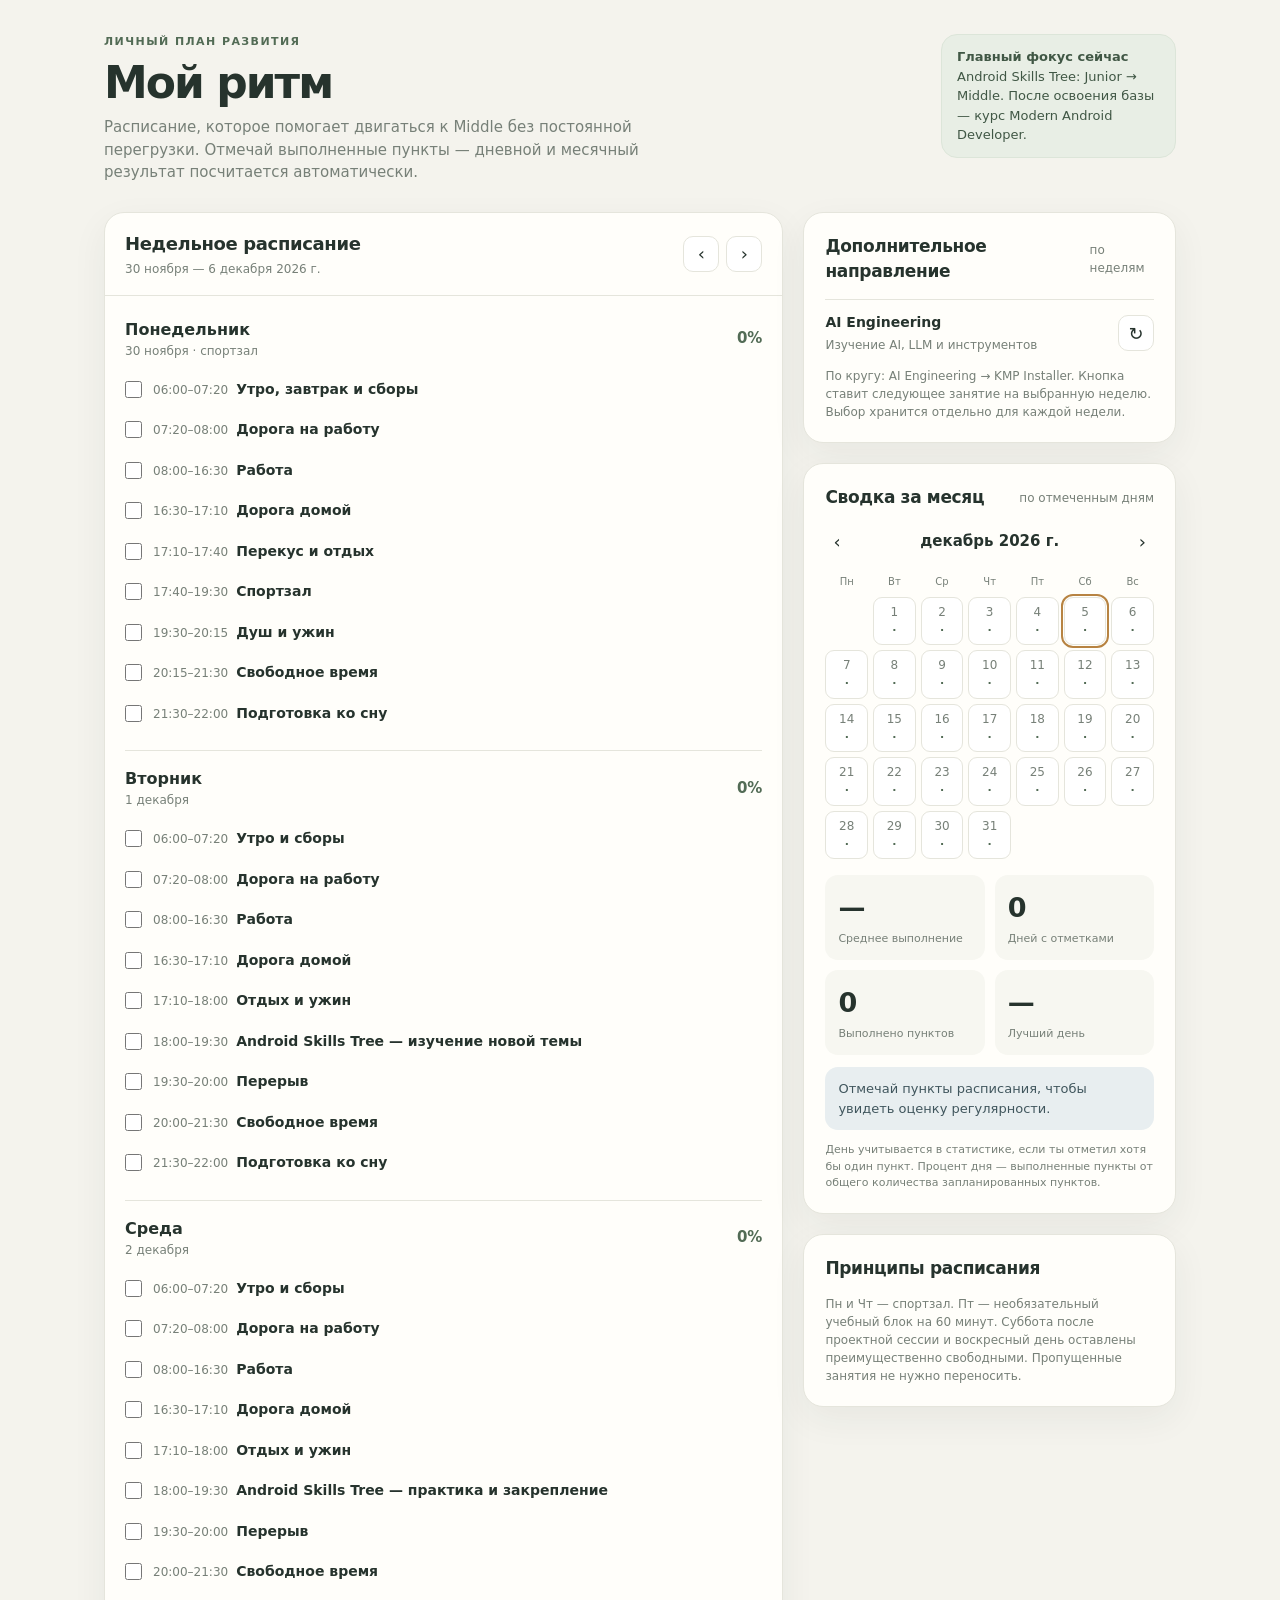
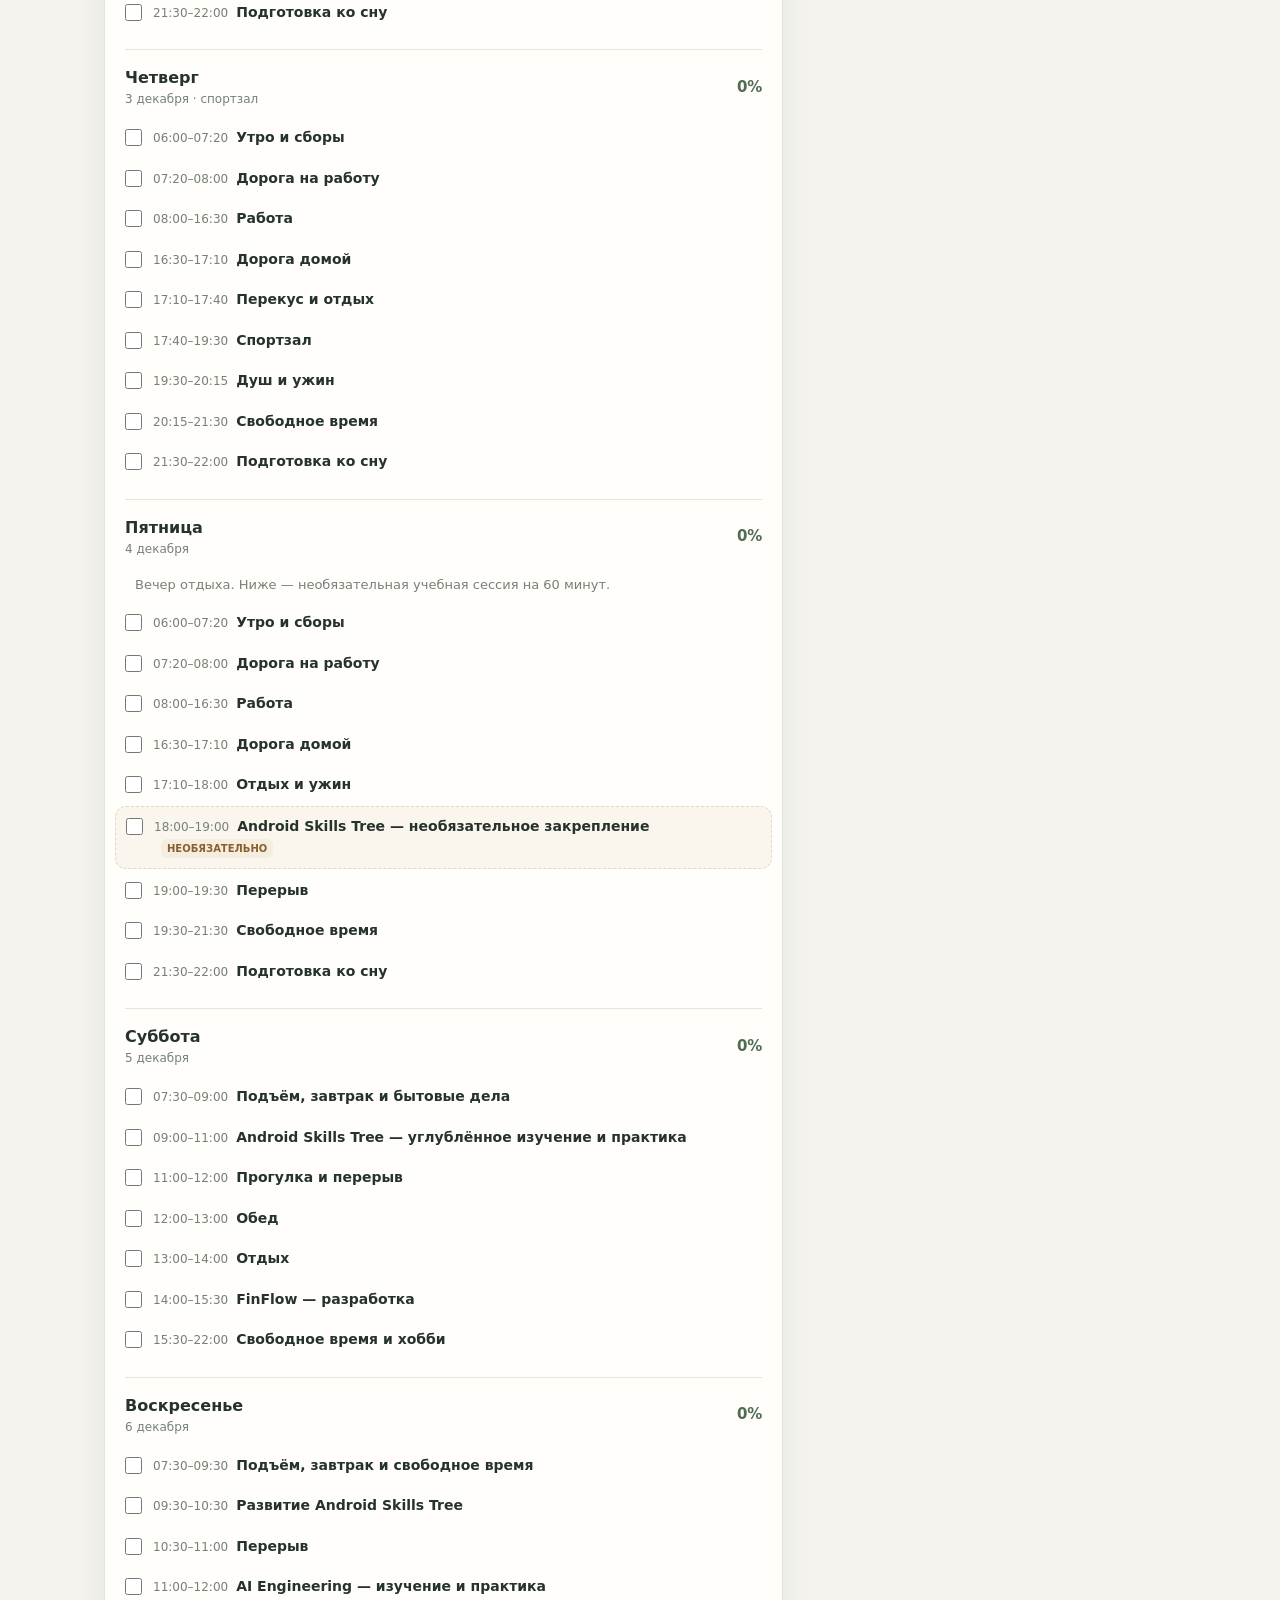
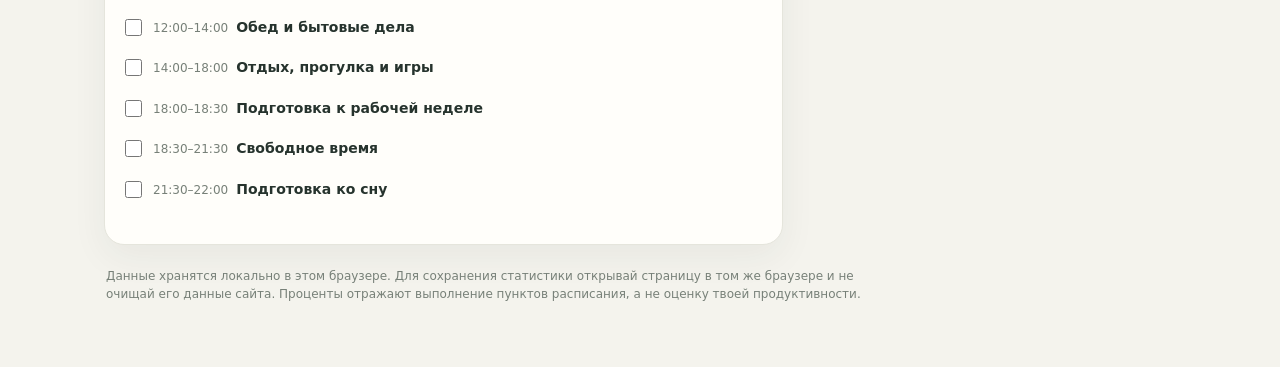
<file: index.html>
<!doctype html>
<html lang="ru">
<head>
<meta charset="utf-8">
<meta name="viewport" content="width=device-width, initial-scale=1">
<title>Мой ритм — расписание</title>
<link rel="stylesheet" href="css/styles.css">
</head>
<body>
<div class="shell">
<header>
  <div><div class="eyebrow">Личный план развития</div><h1>Мой ритм</h1><p class="subtitle">Расписание, которое помогает двигаться к Middle без постоянной перегрузки. Отмечай выполненные пункты — дневной и месячный результат посчитается автоматически.</p></div>
  <div class="header-note"><strong>Главный фокус сейчас</strong><br>Android Skills Tree: Junior → Middle. После освоения базы — курс Modern Android Developer.</div>
</header>
<div class="layout">
<main class="card">
  <div class="weekbar">
    <div><h2>Недельное расписание</h2><div class="week-label" id="weekLabel"></div></div>
    <div class="week-controls"><button class="iconbtn" id="prevWeek" aria-label="Предыдущая неделя">‹</button><button class="iconbtn" id="nextWeek" aria-label="Следующая неделя">›</button></div>
  </div>
  <div class="week-content" id="weekContent"></div>
</main>
<aside class="side">
  <section class="card card-pad">
    <div class="section-title"><h2>Дополнительное направление</h2><span class="small">по неделям</span></div>
    <div class="toggle-row"><div class="toggle-copy"><strong id="extraTitle">AI Engineering</strong><span id="extraDesc">Изучение AI и LLM</span></div><button id="switchExtra" class="iconbtn" aria-label="Переключить дополнительное направление">↻</button></div>
    <div class="small" id="extraHelp">Переключай между AI Engineering и KMP Installer для выбранной недели. Выбор сохраняется отдельно для каждой недели.</div>
  </section>
  <section class="card card-pad">
    <div class="section-title"><h2>Сводка за месяц</h2><span class="small">по отмеченным дням</span></div>
    <div class="month-head"><button id="prevMonth" aria-label="Предыдущий месяц">‹</button><div class="month-name" id="monthName"></div><button id="nextMonth" aria-label="Следующий месяц">›</button></div>
    <div class="calendar" id="calendar"></div>
    <div class="stats" style="margin-top:16px">
      <div class="stat"><div class="value" id="avgPct">—</div><div class="label">Среднее выполнение</div></div>
      <div class="stat"><div class="value" id="trackedDays">0</div><div class="label">Дней с отметками</div></div>
      <div class="stat"><div class="value" id="completedCount">0</div><div class="label">Выполнено пунктов</div></div>
      <div class="stat"><div class="value" id="bestDay">—</div><div class="label">Лучший день</div></div>
    </div>
    <div class="rating" id="rating">Отмечай пункты расписания, чтобы увидеть оценку регулярности.</div>
    <div class="legend">День учитывается в статистике, если ты отметил хотя бы один пункт. Процент дня — выполненные пункты от общего количества запланированных пунктов.</div>
  </section>
  <section class="card card-pad">
    <div class="section-title"><h2>Принципы расписания</h2></div>
    <div class="small">Пн и Чт — спортзал. Пт — необязательный учебный блок на 60 минут. Суббота после проектной сессии и воскресный день оставлены преимущественно свободными. Пропущенные занятия не нужно переносить.</div>
  </section>
</aside>
</div>
<p class="footer">Данные хранятся локально в этом браузере. Для сохранения статистики открывай страницу в том же браузере и не очищай его данные сайта. Проценты отражают выполнение пунктов расписания, а не оценку твоей продуктивности.</p>
</div>
<script src="js/schedule.js"></script>
<script src="js/app.js"></script>
</body>
</html>
</file>
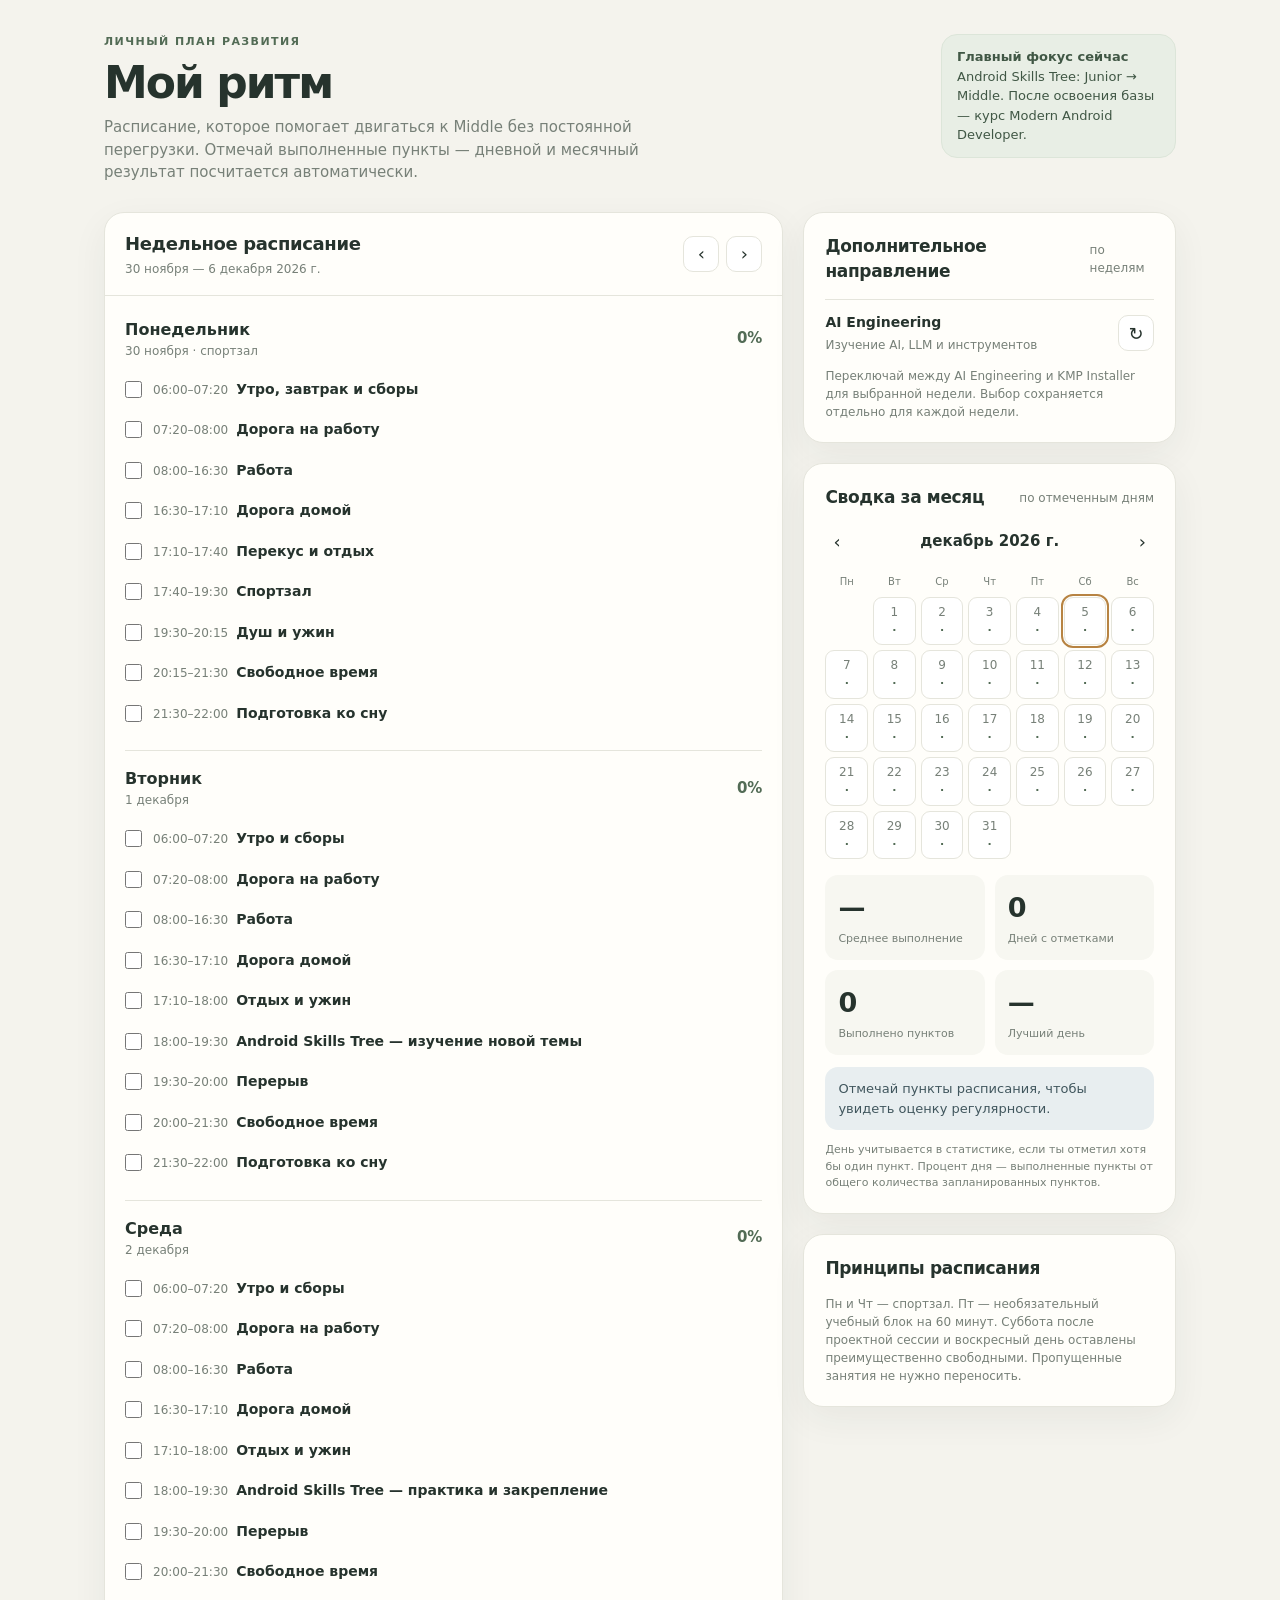
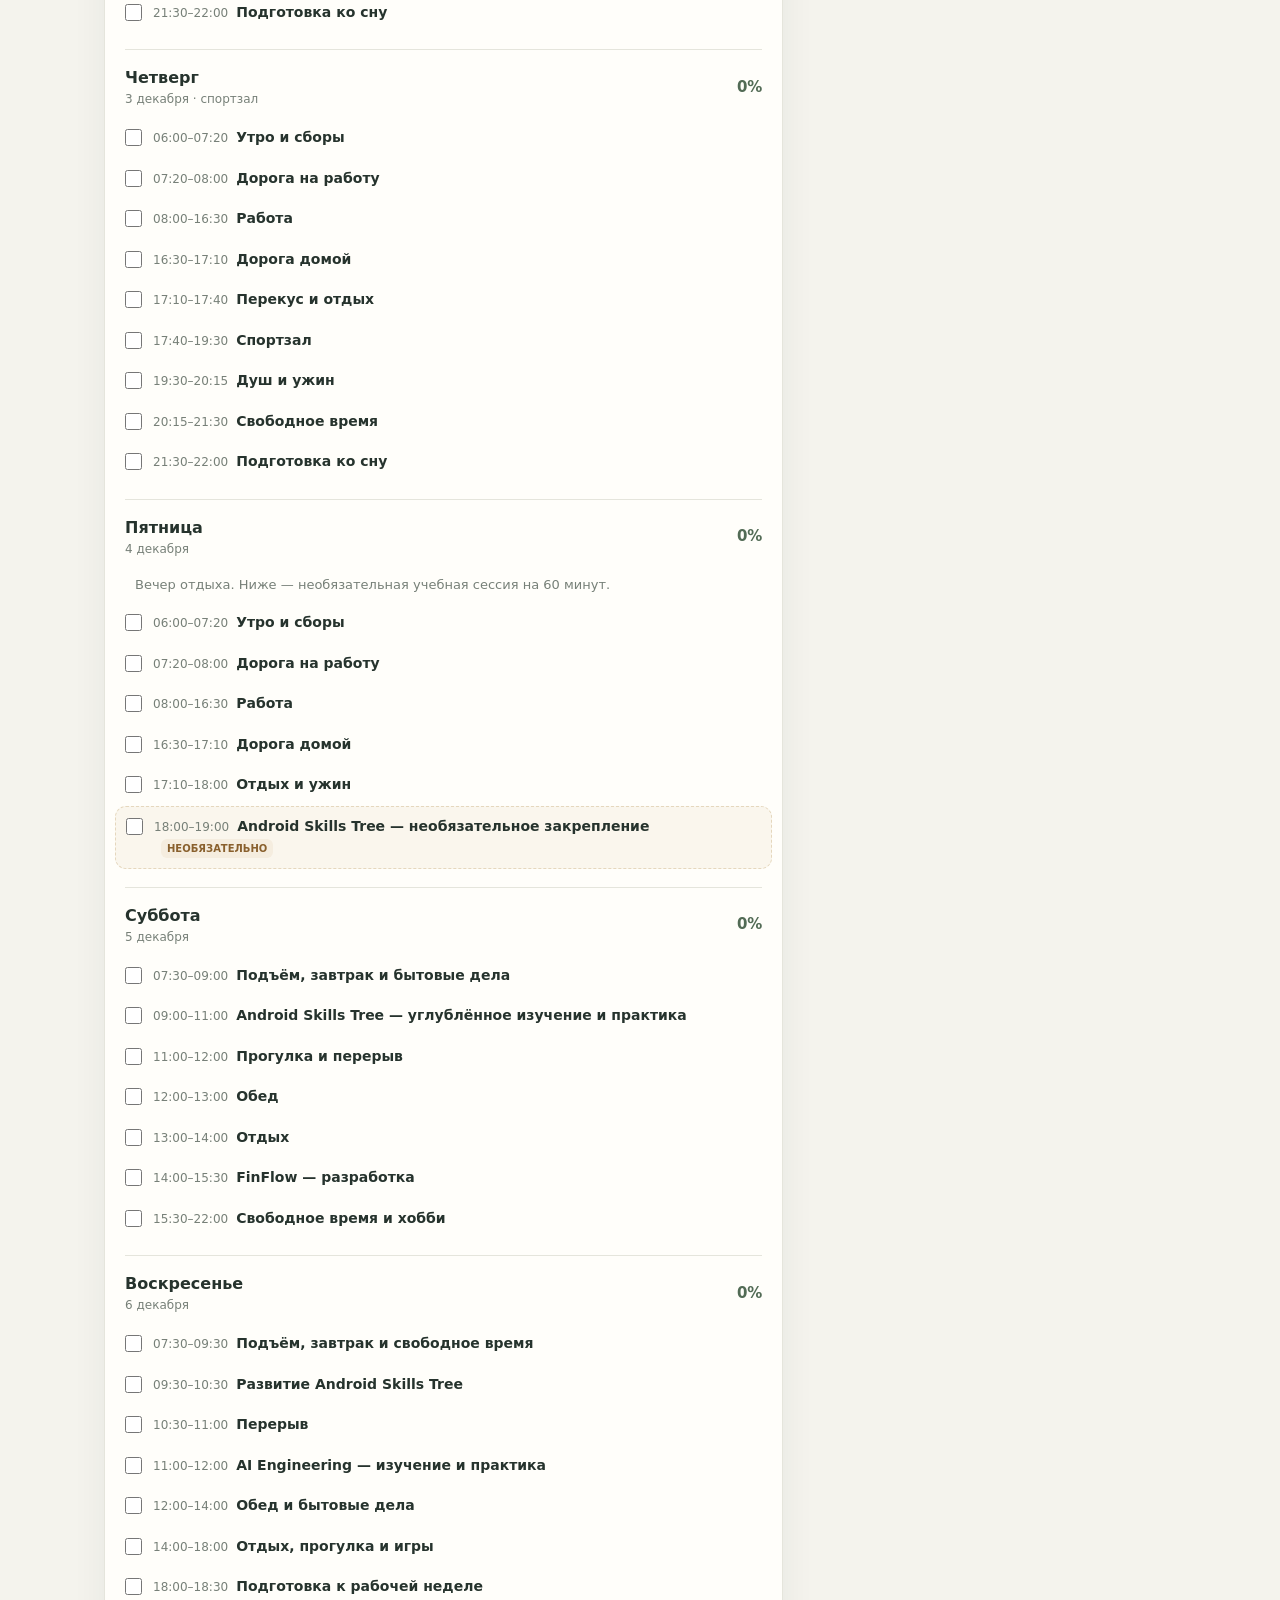
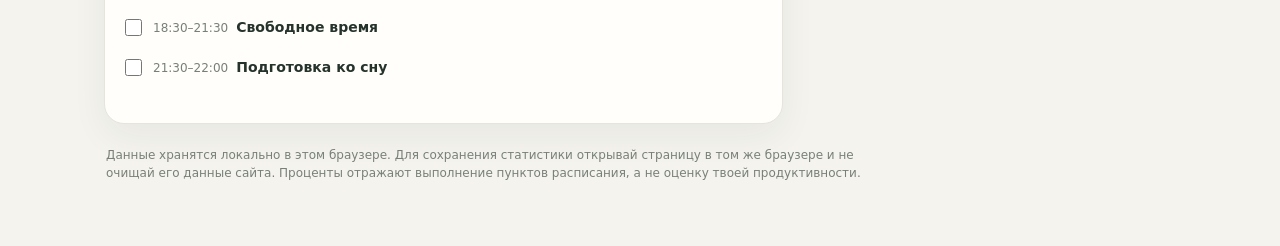
<file: my_rhythm_schedule_updated.html>
<!doctype html>
<html lang="ru">
<head>
<meta charset="utf-8">
<meta name="viewport" content="width=device-width, initial-scale=1">
<title>Мой ритм — расписание</title>
<style>
:root{
  --bg:#f4f3ed;--paper:#fffefa;--ink:#26332d;--muted:#778078;--line:#e5e5dc;
  --olive:#526b55;--olive-soft:#e8eee5;--ochre:#b78342;--ochre-soft:#f5eddf;
  --blue-soft:#e8eef0;--shadow:0 12px 36px rgba(39,52,43,.06);
}
*{box-sizing:border-box} body{margin:0;background:var(--bg);color:var(--ink);font:15px/1.5 Inter,ui-sans-serif,system-ui,-apple-system,"Segoe UI",sans-serif}
button{font:inherit;color:inherit;cursor:pointer}
.shell{max-width:1120px;margin:0 auto;padding:34px 24px 64px}
header{display:flex;justify-content:space-between;align-items:flex-start;gap:20px;margin-bottom:28px}
.eyebrow{text-transform:uppercase;letter-spacing:.13em;font-size:11px;color:var(--olive);font-weight:750}
h1{font-size:clamp(30px,5vw,44px);letter-spacing:-.045em;line-height:1.08;margin:8px 0}
.subtitle{color:var(--muted);max-width:620px;margin:10px 0 0}
.header-note{background:var(--olive-soft);border:1px solid #dce5d9;border-radius:16px;padding:12px 15px;color:#405745;font-size:13px;max-width:235px}
.layout{display:grid;grid-template-columns:minmax(0,1.55fr) minmax(280px,.85fr);gap:20px;align-items:start}
.card{background:var(--paper);border:1px solid var(--line);border-radius:20px;box-shadow:var(--shadow)}
.card-pad{padding:21px}
.weekbar{display:flex;align-items:center;justify-content:space-between;gap:12px;padding:17px 20px;border-bottom:1px solid var(--line)}
.weekbar h2{font-size:18px;margin:0;letter-spacing:-.02em}
.week-controls{display:flex;gap:7px}
.iconbtn{border:1px solid var(--line);background:#fff;border-radius:10px;width:36px;height:36px;font-size:18px}
.week-label{font-size:12px;color:var(--muted);margin-top:3px}
.week-content{padding:6px 20px 18px}
.day{padding:16px 0;border-bottom:1px solid var(--line)}
.day:last-child{border-bottom:0}
.day-head{display:flex;align-items:center;justify-content:space-between;gap:12px;margin-bottom:10px}
.day-name{font-weight:750;font-size:16px}
.day-meta{font-size:12px;color:var(--muted)}
.day-percent{font-weight:750;color:var(--olive);font-variant-numeric:tabular-nums;white-space:nowrap}
.task{display:flex;align-items:flex-start;gap:11px;padding:8px 10px;border-radius:11px;margin:2px -10px}
.task:hover{background:#f8f8f2}
.task input{accent-color:var(--olive);width:17px;height:17px;margin:3px 0 0;flex:none}
.task-main{flex:1;min-width:0}
.task-title{font-weight:600;font-size:14px}
.task-time{font-size:12px;color:var(--muted);margin-right:8px;font-variant-numeric:tabular-nums}
.task.done .task-title{text-decoration:line-through;color:#929990}
.task.optional{background:#faf6ed;border:1px dashed #e5d7bd}
.optional-tag{display:inline-block;margin-left:7px;padding:2px 6px;border-radius:6px;background:var(--ochre-soft);color:#89602d;font-size:10px;font-weight:750;vertical-align:1px}
.day-empty{font-size:13px;color:var(--muted);padding:7px 10px}
.side{display:grid;gap:20px}
.section-title{display:flex;justify-content:space-between;align-items:center;gap:10px;margin:0 0 14px}
.section-title h2{font-size:17px;margin:0;letter-spacing:-.02em}
.small{font-size:12px;color:var(--muted)}
.toggle-row{display:flex;align-items:center;justify-content:space-between;gap:12px;padding:12px 0;border-top:1px solid var(--line)}
.toggle-row:first-of-type{border-top:0}
.toggle-copy strong{display:block;font-size:14px}
.toggle-copy span{font-size:12px;color:var(--muted)}
.switch{position:relative;width:43px;height:25px;flex:none}
.switch input{opacity:0;width:0;height:0}
.slider{position:absolute;inset:0;background:#d9ddd5;border-radius:30px;transition:.2s}
.slider:before{content:"";position:absolute;width:19px;height:19px;left:3px;top:3px;background:white;border-radius:50%;transition:.2s;box-shadow:0 1px 3px #0002}
.switch input:checked + .slider{background:var(--olive)}
.switch input:checked + .slider:before{transform:translateX(18px)}
.month-head{display:flex;align-items:center;justify-content:space-between;margin-bottom:13px}
.month-head button{border:0;background:transparent;font-size:18px;padding:3px 8px}
.month-name{font-weight:750}
.calendar{display:grid;grid-template-columns:repeat(7,1fr);gap:5px}
.cal-label{text-align:center;color:var(--muted);font-size:10px;padding:3px 0}
.cal-day{min-height:48px;border:1px solid var(--line);border-radius:9px;background:#fff;padding:5px 2px;text-align:center;display:flex;flex-direction:column;align-items:center;justify-content:center;gap:2px}
.cal-day.empty{border-color:transparent;background:transparent}
.cal-day .num{font-size:12px;color:var(--muted)}
.cal-day .pct{font-size:11px;font-weight:750;color:var(--olive);font-variant-numeric:tabular-nums}
.cal-day.has-data{background:var(--olive-soft);border-color:#d9e4d7}
.cal-day.today{outline:2px solid var(--ochre);outline-offset:1px}
.stats{display:grid;grid-template-columns:1fr 1fr;gap:10px}
.stat{background:#f7f7f1;border-radius:13px;padding:13px}
.stat .value{font-size:27px;font-weight:800;letter-spacing:-.05em;font-variant-numeric:tabular-nums}
.stat .label{font-size:11px;color:var(--muted);margin-top:2px}
.rating{margin-top:12px;padding:12px 13px;border-radius:13px;background:var(--blue-soft);font-size:13px;color:#40565d}
.legend{font-size:11px;color:var(--muted);margin-top:12px}
.footer{color:var(--muted);font-size:12px;margin:22px 2px 0;max-width:760px}
.reset{border:0;background:transparent;color:var(--muted);font-size:12px;text-decoration:underline;padding:0}
@media(max-width:820px){.layout{grid-template-columns:1fr}.header-note{display:none}}
@media(max-width:520px){.shell{padding:24px 13px 40px}.weekbar{padding:15px}.week-content{padding:4px 15px 14px}.card-pad{padding:17px}.day-head{align-items:flex-start}.task{gap:8px}.cal-day{min-height:43px}}
</style>
</head>
<body>
<div class="shell">
<header>
  <div><div class="eyebrow">Личный план развития</div><h1>Мой ритм</h1><p class="subtitle">Расписание, которое помогает двигаться к Middle без постоянной перегрузки. Отмечай выполненные пункты — дневной и месячный результат посчитается автоматически.</p></div>
  <div class="header-note"><strong>Главный фокус сейчас</strong><br>Android Skills Tree: Junior → Middle. После освоения базы — курс Modern Android Developer.</div>
</header>
<div class="layout">
<main class="card">
  <div class="weekbar">
    <div><h2>Недельное расписание</h2><div class="week-label" id="weekLabel"></div></div>
    <div class="week-controls"><button class="iconbtn" id="prevWeek" aria-label="Предыдущая неделя">‹</button><button class="iconbtn" id="nextWeek" aria-label="Следующая неделя">›</button></div>
  </div>
  <div class="week-content" id="weekContent"></div>
</main>
<aside class="side">
  <section class="card card-pad">
    <div class="section-title"><h2>Дополнительное направление</h2><span class="small">по неделям</span></div>
    <div class="toggle-row"><div class="toggle-copy"><strong id="extraTitle">AI Engineering</strong><span id="extraDesc">Изучение AI и LLM</span></div><button id="switchExtra" class="iconbtn" aria-label="Переключить дополнительное направление">↻</button></div>
    <div class="small">Переключай между AI Engineering и KMP Installer для выбранной недели. Выбор сохраняется отдельно для каждой недели.</div>
  </section>
  <section class="card card-pad">
    <div class="section-title"><h2>Сводка за месяц</h2><span class="small">по отмеченным дням</span></div>
    <div class="month-head"><button id="prevMonth" aria-label="Предыдущий месяц">‹</button><div class="month-name" id="monthName"></div><button id="nextMonth" aria-label="Следующий месяц">›</button></div>
    <div class="calendar" id="calendar"></div>
    <div class="stats" style="margin-top:16px">
      <div class="stat"><div class="value" id="avgPct">—</div><div class="label">Среднее выполнение</div></div>
      <div class="stat"><div class="value" id="trackedDays">0</div><div class="label">Дней с отметками</div></div>
      <div class="stat"><div class="value" id="completedCount">0</div><div class="label">Выполнено пунктов</div></div>
      <div class="stat"><div class="value" id="bestDay">—</div><div class="label">Лучший день</div></div>
    </div>
    <div class="rating" id="rating">Отмечай пункты расписания, чтобы увидеть оценку регулярности.</div>
    <div class="legend">День учитывается в статистике, если ты отметил хотя бы один пункт. Процент дня — выполненные пункты от общего количества запланированных пунктов.</div>
  </section>
  <section class="card card-pad">
    <div class="section-title"><h2>Принципы расписания</h2></div>
    <div class="small">Пн и Чт — спортзал. Пт — необязательный учебный блок на 60 минут. Суббота после проектной сессии и воскресный день оставлены преимущественно свободными. Пропущенные занятия не нужно переносить.</div>
  </section>
</aside>
</div>
<p class="footer">Данные хранятся локально в этом браузере. Для сохранения статистики открывай страницу в том же браузере и не очищай его данные сайта. Проценты отражают выполнение пунктов расписания, а не оценку твоей продуктивности.</p>
</div>
<script>
const STORE='myRhythmSchedule_v2';
const DAY_NAMES=['Понедельник','Вторник','Среда','Четверг','Пятница','Суббота','Воскресенье'];
const SHORT=['Пн','Вт','Ср','Чт','Пт','Сб','Вс'];
const base=[
[
['06:00–07:20','Утро, завтрак и сборы'],['07:20–08:00','Дорога на работу'],['08:00–16:30','Работа'],['16:30–17:10','Дорога домой'],['17:10–17:40','Перекус и отдых'],['17:40–19:30','Спортзал'],['19:30–20:15','Душ и ужин'],['20:15–21:30','Свободное время'],['21:30–22:00','Подготовка ко сну']
],
[
['06:00–07:20','Утро и сборы'],['07:20–08:00','Дорога на работу'],['08:00–16:30','Работа'],['16:30–17:10','Дорога домой'],['17:10–18:00','Отдых и ужин'],['18:00–19:30','Android Skills Tree — изучение новой темы'],['19:30–20:00','Перерыв'],['20:00–21:30','Свободное время'],['21:30–22:00','Подготовка ко сну']
],
[
['06:00–07:20','Утро и сборы'],['07:20–08:00','Дорога на работу'],['08:00–16:30','Работа'],['16:30–17:10','Дорога домой'],['17:10–18:00','Отдых и ужин'],['18:00–19:30','Android Skills Tree — практика и закрепление'],['19:30–20:00','Перерыв'],['20:00–21:30','Свободное время'],['21:30–22:00','Подготовка ко сну']
],
[
['06:00–07:20','Утро и сборы'],['07:20–08:00','Дорога на работу'],['08:00–16:30','Работа'],['16:30–17:10','Дорога домой'],['17:10–17:40','Перекус и отдых'],['17:40–19:30','Спортзал'],['19:30–20:15','Душ и ужин'],['20:15–21:30','Свободное время'],['21:30–22:00','Подготовка ко сну']
],
[
['06:00–07:20','Утро и сборы'],['07:20–08:00','Дорога на работу'],['08:00–16:30','Работа'],['16:30–17:10','Дорога домой'],['17:10–18:00','Отдых и ужин']
],
[
['07:30–09:00','Подъём, завтрак и бытовые дела'],['09:00–11:00','Android Skills Tree — углублённое изучение и практика'],['11:00–12:00','Прогулка и перерыв'],['12:00–13:00','Обед'],['13:00–14:00','Отдых'],['14:00–15:30','FinFlow — разработка'],['15:30–22:00','Свободное время и хобби']
],
[
['07:30–09:30','Подъём, завтрак и свободное время'],['09:30–10:30','Развитие Android Skills Tree'],['10:30–11:00','Перерыв'],['11:00–12:00','Дополнительное направление'],['12:00–14:00','Обед и бытовые дела'],['14:00–18:00','Отдых, прогулка и игры'],['18:00–18:30','Подготовка к рабочей неделе'],['18:30–21:30','Свободное время'],['21:30–22:00','Подготовка ко сну']
]];
let state={checks:{},extras:{},weekOffset:0,monthOffset:0};
try{state={...state,...JSON.parse(localStorage.getItem(STORE)||'{}')}}catch(e){}
function save(){localStorage.setItem(STORE,JSON.stringify(state))}
function dateKey(d){return d.getFullYear()+'-'+String(d.getMonth()+1).padStart(2,'0')+'-'+String(d.getDate()).padStart(2,'0')}
function mondayOf(d){let x=new Date(d.getFullYear(),d.getMonth(),d.getDate());x.setDate(x.getDate()-(x.getDay()+6)%7);return x}
function addDays(d,n){let x=new Date(d);x.setDate(x.getDate()+n);return x}
function weekStart(){return addDays(mondayOf(new Date()),state.weekOffset*7)}
function weekId(d){return dateKey(d)}
function extraFor(d){return state.extras[weekId(d)]||((Math.floor((d-mondayOf(new Date(2020,0,6)))/(7*86400000))%2===0)?'AI Engineering':'KMP Installer')}
function tasksForDay(i,d){
 let arr=base[i].map((t,j)=>({time:t[0],title:t[1],id:'d'+i+'-'+j}));
 if(i===4){arr.push({time:'18:00–19:00',title:'Android Skills Tree — необязательное закрепление',id:'friday-optional',optional:true})}
 if(i===6){let ex=extraFor(d);arr=arr.map(t=>t.title==='Дополнительное направление'?{...t,title:ex+' — изучение и практика'}:t)}
 return arr;
}
function renderWeek(){
 const start=weekStart(),end=addDays(start,6);
 document.getElementById('weekLabel').textContent=start.toLocaleDateString('ru-RU',{day:'numeric',month:'long'})+' — '+end.toLocaleDateString('ru-RU',{day:'numeric',month:'long',year:'numeric'});
 let html='';
 for(let i=0;i<7;i++){
  const d=addDays(start,i),key=dateKey(d),tasks=tasksForDay(i,d),done=tasks.filter(t=>state.checks[key+'|'+t.id]).length,pct=Math.round(done/tasks.length*100);
  html+=`<section class="day"><div class="day-head"><div><div class="day-name">${DAY_NAMES[i]}</div><div class="day-meta">${d.toLocaleDateString('ru-RU',{day:'numeric',month:'long'})}${i===0||i===3?' · спортзал':''}</div></div><div class="day-percent">${pct}%</div></div>`;
  if(i===4)html+='<div class="day-empty">Вечер отдыха. Ниже — необязательная учебная сессия на 60 минут.</div>';
  tasks.forEach(t=>{let checked=!!state.checks[key+'|'+t.id];html+=`<label class="task ${checked?'done':''} ${t.optional?'optional':''}"><input type="checkbox" data-key="${key+'|'+t.id}" ${checked?'checked':''}><span class="task-main"><span class="task-time">${t.time}</span><span class="task-title">${t.title}</span>${t.optional?'<span class="optional-tag">НЕОБЯЗАТЕЛЬНО</span>':''}</span></label>`});
  html+='</section>';
 }
 document.getElementById('weekContent').innerHTML=html;
 document.querySelectorAll('#weekContent input[type=checkbox]').forEach(el=>el.addEventListener('change',()=>{if(el.checked)state.checks[el.dataset.key]=true;else delete state.checks[el.dataset.key];save();renderWeek();renderMonth()}));
 let ex=extraFor(start);document.getElementById('extraTitle').textContent=ex;document.getElementById('extraDesc').textContent=ex==='AI Engineering'?'Изучение AI, LLM и инструментов':'Разработка KMP desktop installer';
}
document.getElementById('switchExtra').onclick=()=>{let d=weekStart(),id=weekId(d);state.extras[id]=extraFor(d)==='AI Engineering'?'KMP Installer':'AI Engineering';save();renderWeek()};
document.getElementById('prevWeek').onclick=()=>{state.weekOffset--;renderWeek();save()};
document.getElementById('nextWeek').onclick=()=>{state.weekOffset++;renderWeek();save()};
function renderMonth(){
 let now=new Date(),month=new Date(now.getFullYear(),now.getMonth()+state.monthOffset,1),y=month.getFullYear(),m=month.getMonth();
 document.getElementById('monthName').textContent=month.toLocaleDateString('ru-RU',{month:'long',year:'numeric'});
 const days=['Пн','Вт','Ср','Чт','Пт','Сб','Вс'];let h=days.map(x=>`<div class="cal-label">${x}</div>`).join('');
 let offset=(month.getDay()+6)%7,total=new Date(y,m+1,0).getDate();
 for(let i=0;i<offset;i++)h+='<div class="cal-day empty"></div>';
 let pcts=[],completed=0;
 for(let day=1;day<=total;day++){
  let d=new Date(y,m,day),key=dateKey(d),idx=(d.getDay()+6)%7,tasks=tasksForDay(idx,d),done=tasks.filter(t=>state.checks[key+'|'+t.id]).length,has=done>0,pct=Math.round(done/tasks.length*100);
  if(has){pcts.push(pct);completed+=done}
  h+=`<div class="cal-day ${has?'has-data':''} ${dateKey(new Date())===key?'today':''}"><span class="num">${day}</span><span class="pct">${has?pct+'%':'·'}</span></div>`;
 }
 document.getElementById('calendar').innerHTML=h;
 let avg=pcts.length?Math.round(pcts.reduce((a,b)=>a+b,0)/pcts.length):null;
 document.getElementById('avgPct').textContent=avg===null?'—':avg+'%';
 document.getElementById('trackedDays').textContent=pcts.length;
 document.getElementById('completedCount').textContent=completed;
 document.getElementById('bestDay').textContent=pcts.length?Math.max(...pcts)+'%':'—';
 let r='Отмечай пункты расписания, чтобы увидеть оценку регулярности.';
 if(avg!==null){r=avg>=85?'Очень хорошее соблюдение расписания. Сохраняй темп, не увеличивая нагрузку автоматически.':avg>=65?'Хороший результат. Большая часть плана выполняется; оставляй место для восстановления.':avg>=40?'Нестабильный, но полезный прогресс. Посмотри, какие блоки чаще всего оказываются слишком сложными.':'План выполняется нерегулярно. Это повод упростить расписание, а не компенсировать пропуски дополнительной нагрузкой.'}
 document.getElementById('rating').textContent=r;
}
document.getElementById('prevMonth').onclick=()=>{state.monthOffset--;renderMonth()};
document.getElementById('nextMonth').onclick=()=>{state.monthOffset++;renderMonth()};
renderWeek();renderMonth();
</script>
</body>
</html>
</file>
<file: css/styles.css>
:root{
  --bg:#f4f3ed;--paper:#fffefa;--ink:#26332d;--muted:#778078;--line:#e5e5dc;
  --olive:#526b55;--olive-soft:#e8eee5;--ochre:#b78342;--ochre-soft:#f5eddf;
  --blue-soft:#e8eef0;--shadow:0 12px 36px rgba(39,52,43,.06);
}
*{box-sizing:border-box} body{margin:0;background:var(--bg);color:var(--ink);font:15px/1.5 Inter,ui-sans-serif,system-ui,-apple-system,"Segoe UI",sans-serif}
button{font:inherit;color:inherit;cursor:pointer}
.shell{max-width:1120px;margin:0 auto;padding:34px 24px 64px}
header{display:flex;justify-content:space-between;align-items:flex-start;gap:20px;margin-bottom:28px}
.eyebrow{text-transform:uppercase;letter-spacing:.13em;font-size:11px;color:var(--olive);font-weight:750}
h1{font-size:clamp(30px,5vw,44px);letter-spacing:-.045em;line-height:1.08;margin:8px 0}
.subtitle{color:var(--muted);max-width:620px;margin:10px 0 0}
.header-note{background:var(--olive-soft);border:1px solid #dce5d9;border-radius:16px;padding:12px 15px;color:#405745;font-size:13px;max-width:235px}
.layout{display:grid;grid-template-columns:minmax(0,1.55fr) minmax(280px,.85fr);gap:20px;align-items:start}
.card{background:var(--paper);border:1px solid var(--line);border-radius:20px;box-shadow:var(--shadow)}
.card-pad{padding:21px}
.weekbar{display:flex;align-items:center;justify-content:space-between;gap:12px;padding:17px 20px;border-bottom:1px solid var(--line)}
.weekbar h2{font-size:18px;margin:0;letter-spacing:-.02em}
.week-controls{display:flex;gap:7px}
.iconbtn{border:1px solid var(--line);background:#fff;border-radius:10px;width:36px;height:36px;font-size:18px}
.week-label{font-size:12px;color:var(--muted);margin-top:3px}
.week-content{padding:6px 20px 18px}
.day{padding:16px 0;border-bottom:1px solid var(--line)}
.day:last-child{border-bottom:0}
.day-head{display:flex;align-items:center;justify-content:space-between;gap:12px;margin-bottom:10px}
.day-name{font-weight:750;font-size:16px}
.day-meta{font-size:12px;color:var(--muted)}
.day-percent{font-weight:750;color:var(--olive);font-variant-numeric:tabular-nums;white-space:nowrap}
.task{display:flex;align-items:flex-start;gap:11px;padding:8px 10px;border-radius:11px;margin:2px -10px}
.task:hover{background:#f8f8f2}
.task input{accent-color:var(--olive);width:17px;height:17px;margin:3px 0 0;flex:none}
.task-main{flex:1;min-width:0}
.task-title{font-weight:600;font-size:14px}
.task-time{font-size:12px;color:var(--muted);margin-right:8px;font-variant-numeric:tabular-nums}
.task.done .task-title{text-decoration:line-through;color:#929990}
.task.optional{background:#faf6ed;border:1px dashed #e5d7bd}
.optional-tag{display:inline-block;margin-left:7px;padding:2px 6px;border-radius:6px;background:var(--ochre-soft);color:#89602d;font-size:10px;font-weight:750;vertical-align:1px}
.day-empty{font-size:13px;color:var(--muted);padding:7px 10px}
.side{display:grid;gap:20px}
.section-title{display:flex;justify-content:space-between;align-items:center;gap:10px;margin:0 0 14px}
.section-title h2{font-size:17px;margin:0;letter-spacing:-.02em}
.small{font-size:12px;color:var(--muted)}
.toggle-row{display:flex;align-items:center;justify-content:space-between;gap:12px;padding:12px 0;border-top:1px solid var(--line)}
.toggle-row:first-of-type{border-top:0}
.toggle-copy strong{display:block;font-size:14px}
.toggle-copy span{font-size:12px;color:var(--muted)}
.switch{position:relative;width:43px;height:25px;flex:none}
.switch input{opacity:0;width:0;height:0}
.slider{position:absolute;inset:0;background:#d9ddd5;border-radius:30px;transition:.2s}
.slider:before{content:"";position:absolute;width:19px;height:19px;left:3px;top:3px;background:white;border-radius:50%;transition:.2s;box-shadow:0 1px 3px #0002}
.switch input:checked + .slider{background:var(--olive)}
.switch input:checked + .slider:before{transform:translateX(18px)}
.month-head{display:flex;align-items:center;justify-content:space-between;margin-bottom:13px}
.month-head button{border:0;background:transparent;font-size:18px;padding:3px 8px}
.month-name{font-weight:750}
.calendar{display:grid;grid-template-columns:repeat(7,1fr);gap:5px}
.cal-label{text-align:center;color:var(--muted);font-size:10px;padding:3px 0}
.cal-day{min-height:48px;border:1px solid var(--line);border-radius:9px;background:#fff;padding:5px 2px;text-align:center;display:flex;flex-direction:column;align-items:center;justify-content:center;gap:2px}
.cal-day.empty{border-color:transparent;background:transparent}
.cal-day .num{font-size:12px;color:var(--muted)}
.cal-day .pct{font-size:11px;font-weight:750;color:var(--olive);font-variant-numeric:tabular-nums}
.cal-day.has-data{background:var(--olive-soft);border-color:#d9e4d7}
.cal-day.today{outline:2px solid var(--ochre);outline-offset:1px}
.stats{display:grid;grid-template-columns:1fr 1fr;gap:10px}
.stat{background:#f7f7f1;border-radius:13px;padding:13px}
.stat .value{font-size:27px;font-weight:800;letter-spacing:-.05em;font-variant-numeric:tabular-nums}
.stat .label{font-size:11px;color:var(--muted);margin-top:2px}
.rating{margin-top:12px;padding:12px 13px;border-radius:13px;background:var(--blue-soft);font-size:13px;color:#40565d}
.legend{font-size:11px;color:var(--muted);margin-top:12px}
.footer{color:var(--muted);font-size:12px;margin:22px 2px 0;max-width:760px}
.reset{border:0;background:transparent;color:var(--muted);font-size:12px;text-decoration:underline;padding:0}
@media(max-width:820px){.layout{grid-template-columns:1fr}.header-note{display:none}}
@media(max-width:520px){.shell{padding:24px 13px 40px}.weekbar{padding:15px}.week-content{padding:4px 15px 14px}.card-pad{padding:17px}.day-head{align-items:flex-start}.task{gap:8px}.cal-day{min-height:43px}}
</file>
